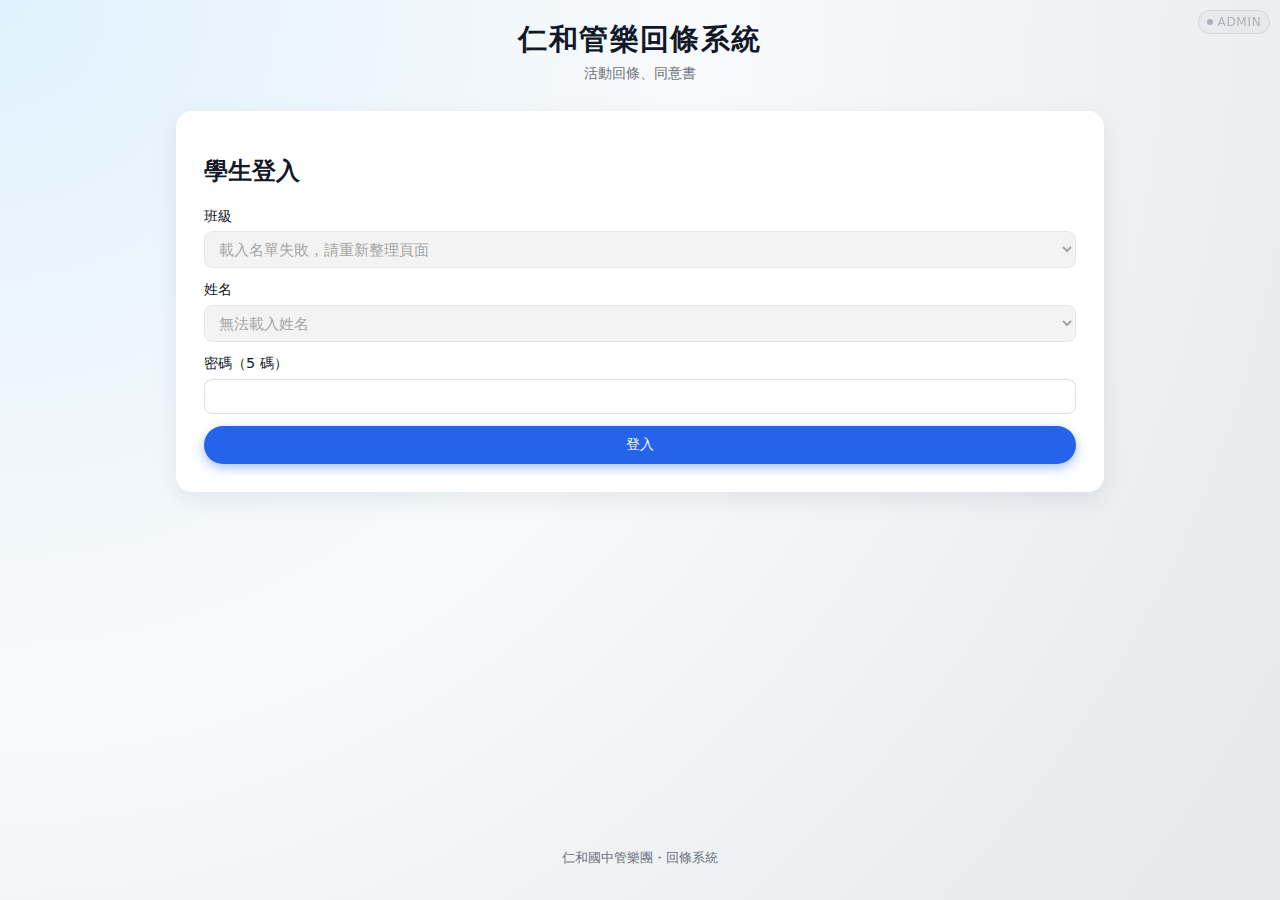
<file: index.html>
<!DOCTYPE html>
<html lang="zh-Hant">
<head>
  <meta charset="UTF-8" />
  <title>仁和管樂回條系統 - 學生端</title>
  <meta name="viewport" content="width=device-width, initial-scale=1.0" />
  <link rel="stylesheet" href="assets/css/style.css" />
</head>
<body>
  <!-- 不顯眼的管理員入口（右上角小盒子） -->
  <a href="admin.html" class="admin-entry-link" title="管理員登入">
    <span class="admin-entry-dot"></span>
    <span class="admin-entry-text">Admin</span>
  </a>
  <header class="app-header">
    <h1>仁和管樂回條系統</h1>
    <p class="subtitle">活動回條、同意書</p>
  </header>

  <main class="app-main">
    <section id="login-section" class="card">
      <h2>學生登入</h2>
      <form id="login-form" class="form" autocomplete="off">
        <!-- 隱藏假密碼欄，降低瀏覽器自動填寫真正 PIN 欄位的機率 -->
        <input
          type="password"
          style="position:absolute; left:-9999px; top:-9999px;"
          tabindex="-1"
          aria-hidden="true"
        />

        <label class="form-label">
          班級
          <select name="class" id="class-select" required>
            <option value="">載入中…</option>
          </select>
        </label>
        <label class="form-label">
          姓名
          <select name="name" id="name-select" required disabled>
            <option value="">請先選擇班級</option>
          </select>
        </label>
        <label class="form-label">
          密碼（5 碼）
          <input
            type="password"
            name="pin"
            minlength="5"
            maxlength="5"
            inputmode="numeric"
            required
            autocomplete="new-password"
          />
        </label>
        <button type="submit" class="btn primary full-width">登入</button>
      </form>
      <p id="login-error" class="error-text hidden"></p>
    </section>

    <section id="student-section" class="hidden">
      <div class="card">
        <div class="student-info">
          <div>
            <div class="student-name" id="student-name"></div>
            <div class="student-class" id="student-class"></div>
          </div>
          <button id="logout-btn" class="btn secondary small">登出</button>
        </div>
      </div>

      <section id="events-section" class="card">
        <h2>目前開放中的活動</h2>
        <div id="events-list" class="events-list"></div>
        <p id="events-empty" class="muted hidden">目前沒有開放中的活動。</p>
      </section>

      <section id="event-detail-section" class="card hidden">
        <button id="back-to-events-btn" class="btn link">&larr; 返回活動列表</button>
        <h2 id="event-title"></h2>
        <p class="event-meta" id="event-meta"></p>
        <p class="event-desc" id="event-desc"></p>

        <div id="event-deadline-info" class="event-deadline"></div>

        <div id="event-form-container"></div>
        <p id="event-status-message" class="status-text"></p>
      </section>
    </section>
  </main>

  <footer class="app-footer">
    <p>仁和國中管樂團・回條系統</p>
  </footer>

  <div id="toast" class="toast hidden"></div>

  <script src="assets/js/state.js"></script>
  <script src="assets/js/ui.js"></script>
  <script src="assets/js/api.js"></script>
  <script src="assets/js/student.js"></script>
</body>
</html>
</file>
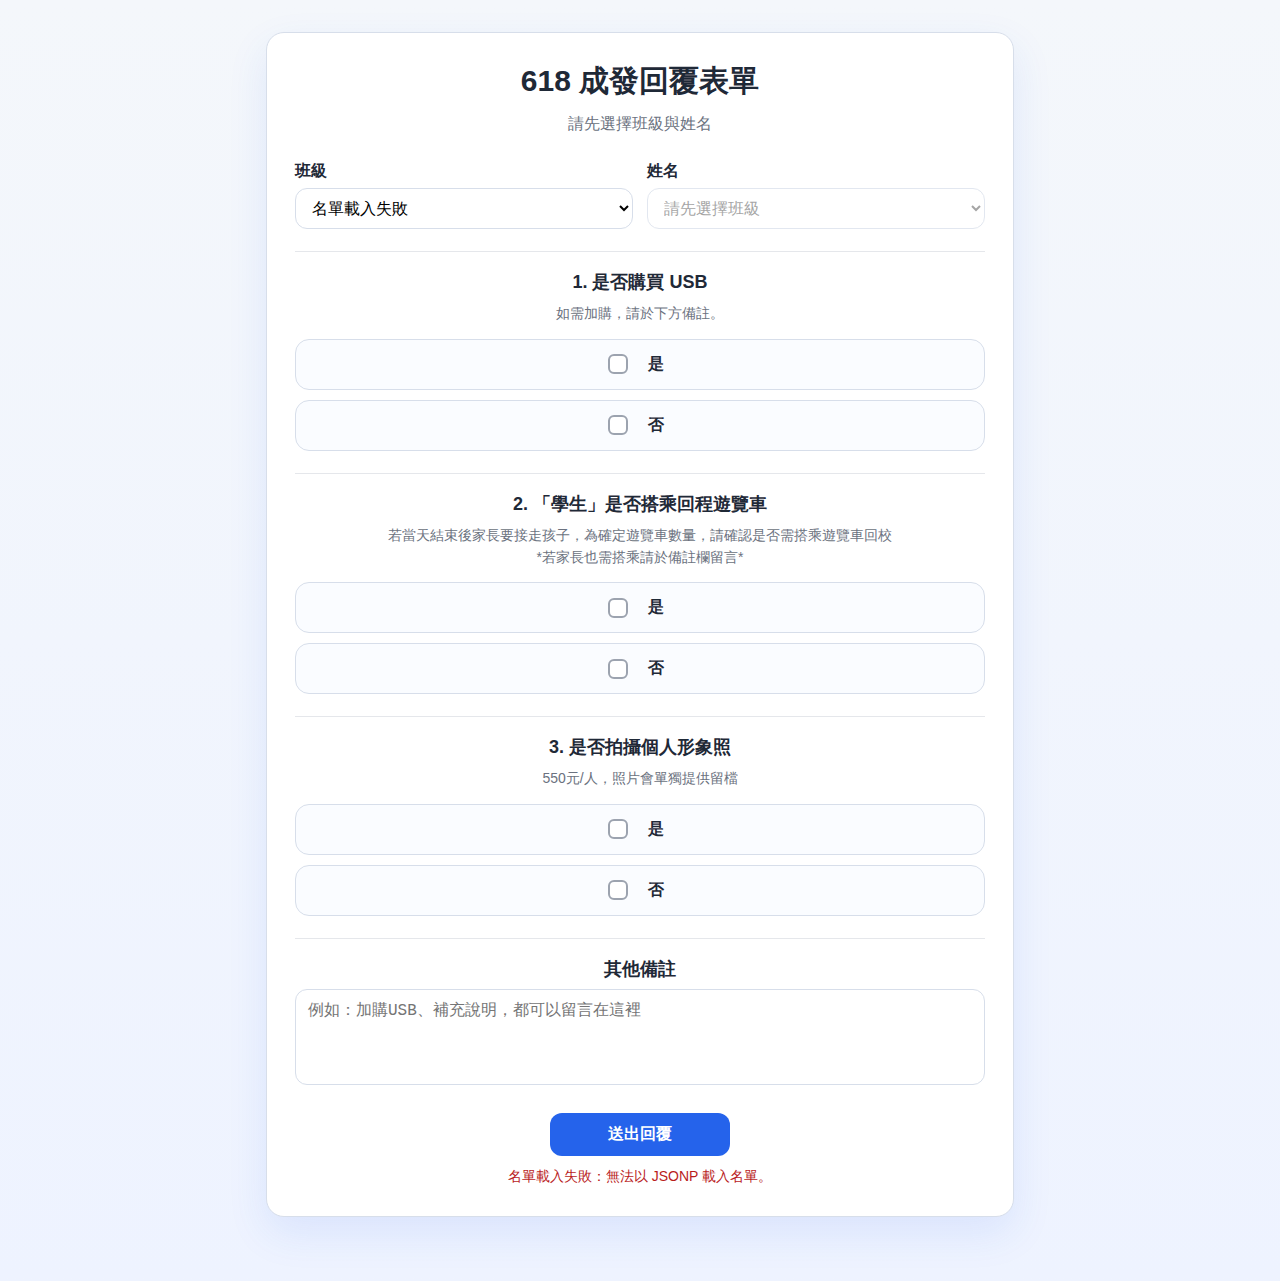
<file: 618/index.html>
<!doctype html>
<html lang="zh-Hant">
  <head>
    <meta charset="UTF-8" />
    <meta name="viewport" content="width=device-width, initial-scale=1.0, maximum-scale=1.0, user-scalable=no" />
    <title>618 成發回覆表單</title>
    <style>
      :root {
        --bg: linear-gradient(180deg, #f4f7fb 0%, #eef3ff 100%);
        --card: #ffffff;
        --text: #1f2937;
        --muted: #6b7280;
        --primary: #2563eb;
        --primary-dark: #1d4ed8;
        --border: #d7deea;
        --ok: #047857;
        --err: #b91c1c;
        --shadow: 0 16px 40px rgba(37, 99, 235, 0.1);
      }

      * {
        box-sizing: border-box;
      }

      body {
        margin: 0;
        min-height: 100vh;
        font-family: "Segoe UI", "Noto Sans TC", sans-serif;
        background: var(--bg);
        color: var(--text);
        -webkit-text-size-adjust: 100%;
        touch-action: manipulation;
      }

      body.is-submitted {
        overflow: hidden;
      }

      .wrap {
        max-width: 780px;
        margin: 32px auto;
        padding: 0 16px 32px;
      }

      .card {
        background: var(--card);
        border: 1px solid var(--border);
        border-radius: 18px;
        padding: 28px;
        box-shadow: var(--shadow);
      }

      h1 {
        margin: 0 0 8px;
        font-size: 30px;
        text-align: center;
      }

      .sub {
        margin: 0 0 24px;
        color: var(--muted);
        line-height: 1.7;
        text-align: center;
      }

      .grid {
        display: grid;
        gap: 14px;
      }

      .row2 {
        grid-template-columns: 1fr 1fr;
      }

      .field label {
        display: block;
        margin-bottom: 6px;
        font-weight: 600;
      }

      select,
      textarea {
        width: 100%;
        border: 1px solid var(--border);
        border-radius: 12px;
        padding: 10px 12px;
        font-size: 16px;
        background: #fff;
      }

      select:focus,
      textarea:focus {
        outline: 2px solid rgba(37, 99, 235, 0.18);
        border-color: var(--primary);
      }

      textarea {
        min-height: 96px;
        resize: none;
      }

      .section {
        margin-top: 22px;
        border-top: 1px solid #e5e7eb;
        padding-top: 18px;
      }

      .section h2 {
        margin: 0 0 8px;
        font-size: 18px;
        text-align: center;
      }

      .hint {
        margin: 0 0 14px;
        color: var(--muted);
        font-size: 14px;
        line-height: 1.6;
        text-align: center;
      }

      .choice-grid {
        display: grid;
        gap: 10px;
      }

      .choice-card {
        border: 1px solid var(--border);
        border-radius: 14px;
        background: #fafcff;
        overflow: hidden;
      }

      .choice {
        display: flex;
        align-items: center;
        justify-content: center;
        gap: 12px;
        padding: 14px 16px;
        cursor: pointer;
        font-weight: 600;
        transition: background-color 0.2s ease;
      }

      .choice:hover {
        background: #f3f7ff;
      }

      .choice-input {
        appearance: none;
        -webkit-appearance: none;
        width: 20px;
        height: 20px;
        margin: 0;
        border: 2px solid #9ca3af;
        border-radius: 6px;
        background: #fff;
        display: inline-grid;
        place-items: center;
        flex: 0 0 auto;
        transition: border-color 0.2s ease, background-color 0.2s ease, box-shadow 0.2s ease;
      }

      .choice-input::after {
        content: "";
        width: 8px;
        height: 8px;
        border-radius: 2px;
        background: #fff;
        transform: scale(0);
        transition: transform 0.15s ease;
      }

      .choice-input:checked {
        border-color: var(--primary);
        background: var(--primary);
        box-shadow: 0 0 0 4px rgba(37, 99, 235, 0.12);
      }

      .choice-input:checked::after {
        transform: scale(1);
      }

      .choice-input:focus-visible {
        outline: 2px solid rgba(37, 99, 235, 0.22);
        outline-offset: 2px;
      }

      .choice-text {
        min-width: 32px;
        text-align: center;
      }

      .actions {
        margin-top: 24px;
        display: flex;
        flex-direction: column;
        align-items: center;
        justify-content: center;
        gap: 12px;
      }

      button {
        min-width: 180px;
        border: none;
        background: var(--primary);
        color: #fff;
        border-radius: 12px;
        padding: 11px 20px;
        font-size: 16px;
        font-weight: 600;
        cursor: pointer;
        transition: background-color 0.2s ease, transform 0.2s ease;
      }

      button:hover {
        background: var(--primary-dark);
        transform: translateY(-1px);
      }

      button:disabled {
        opacity: 0.6;
        cursor: not-allowed;
        transform: none;
      }

      #status {
        min-height: 20px;
        font-size: 14px;
        text-align: center;
      }

      .ok {
        color: var(--ok);
      }

      .err {
        color: var(--err);
      }

      .success-overlay {
        position: fixed;
        inset: 0;
        display: none;
        align-items: center;
        justify-content: center;
        background: rgba(15, 23, 42, 0.55);
        backdrop-filter: blur(4px);
        z-index: 1000;
        padding: 24px;
      }

      .success-overlay.is-visible {
        display: flex;
      }

      .success-panel {
        width: min(360px, 100%);
        background: rgba(255, 255, 255, 0.96);
        border-radius: 20px;
        padding: 28px 24px;
        text-align: center;
        box-shadow: 0 20px 50px rgba(15, 23, 42, 0.18);
      }

      .success-title {
        margin: 0 0 18px;
        font-size: 28px;
        font-weight: 700;
        color: var(--text);
      }

      @media (max-width: 640px) {
        .row2 {
          grid-template-columns: 1fr;
        }

        .card {
          padding: 22px 18px;
        }

        button {
          width: 100%;
        }
      }
    </style>
  </head>
  <body>
    <div class="wrap">
      <div class="card">
        <h1>618 成發回覆表單</h1>
        <p class="sub">請先選擇班級與姓名</p>

        <form id="replyForm">
          <div class="grid row2">
            <div class="field">
              <label for="classSelect">班級</label>
              <select id="classSelect" required>
                <option value="">請選擇班級</option>
              </select>
            </div>
            <div class="field">
              <label for="nameSelect">姓名</label>
              <select id="nameSelect" required disabled>
                <option value="">請先選擇班級</option>
              </select>
            </div>
          </div>

          <section class="section">
            <h2>1. 是否購買 USB</h2>
            <p class="hint">如需加購，請於下方備註。</p>
            <div class="choice-grid">
              <div class="choice-card">
                <label class="choice" for="usbYes">
                  <input class="choice-input" type="radio" name="usbPurchase" id="usbYes" value="是" required />
                  <span class="choice-text">是</span>
                </label>
              </div>
              <div class="choice-card">
                <label class="choice" for="usbNo">
                  <input class="choice-input" type="radio" name="usbPurchase" id="usbNo" value="否" required />
                  <span class="choice-text">否</span>
                </label>
              </div>
            </div>
          </section>

          <section class="section">
            <h2>2. 「學生」是否搭乘回程遊覽車</h2>
            <p class="hint">若當天結束後家長要接走孩子，為確定遊覽車數量，請確認是否需搭乘遊覽車回校<br>*若家長也需搭乘請於備註欄留言*</p>
            <div class="choice-grid">
              <div class="choice-card">
                <label class="choice" for="busBackYes">
                  <input class="choice-input" type="radio" name="busBackChoice" id="busBackYes" value="是" required />
                  <span class="choice-text">是</span>
                </label>
              </div>
              <div class="choice-card">
                <label class="choice" for="busBackNo">
                  <input class="choice-input" type="radio" name="busBackChoice" id="busBackNo" value="否" required />
                  <span class="choice-text">否</span>
                </label>
              </div>
            </div>
          </section>

          <section class="section">
            <h2>3. 是否拍攝個人形象照</h2>
            <p class="hint">550元/人，照片會單獨提供留檔</p>
            <div class="choice-grid">
              <div class="choice-card">
                <label class="choice" for="portraitYes">
                  <input class="choice-input" type="radio" name="portrait" id="portraitYes" value="是" required />
                  <span class="choice-text">是</span>
                </label>
              </div>
              <div class="choice-card">
                <label class="choice" for="portraitNo">
                  <input class="choice-input" type="radio" name="portrait" id="portraitNo" value="否" required />
                  <span class="choice-text">否</span>
                </label>
              </div>
            </div>
          </section>

          <section class="section">
            <h2>其他備註</h2>
            <textarea id="mainRemark" placeholder="例如：加購USB、補充說明，都可以留言在這裡"></textarea>
          </section>

          <div class="actions">
            <button type="submit" id="submitBtn">送出回覆</button>
            <span id="status"></span>
          </div>
        </form>
      </div>
    </div>

    <div class="success-overlay" id="successOverlay" aria-hidden="true">
      <div class="success-panel">
        <p class="success-title">成功送出</p>
        <button type="button" id="resetFormButton">重新填寫</button>
      </div>
    </div>

    <script>
      const GAS_WEB_APP_URL = "https://script.google.com/macros/s/AKfycbzYiC4JNYh6dCJb98iM4h2atzmfWB0XPRia3bBbbjsBbD0p0qpmCb4F1WiEUD7nemrF/exec";
      const classSelect = document.getElementById("classSelect");
      const nameSelect = document.getElementById("nameSelect");
      const form = document.getElementById("replyForm");
      const statusEl = document.getElementById("status");
      const submitBtn = document.getElementById("submitBtn");
      const successOverlay = document.getElementById("successOverlay");
      const resetFormButton = document.getElementById("resetFormButton");
      let rosterMap = {};
      let jsonpSeed = 0;

      function setStatus(message, type = "") {
        statusEl.textContent = message;
        statusEl.className = type;
      }

      function normalizeRosterMap(source) {
        const map = {};
        if (!source || typeof source !== "object") {
          return map;
        }

        Object.entries(source).forEach(([className, names]) => {
          const cleanClass = String(className || "").trim();
          if (!cleanClass || !Array.isArray(names)) return;

          const cleanNames = [...new Set(
            names
              .map((name) => String(name || "").trim())
              .filter(Boolean)
          )].sort((a, b) => a.localeCompare(b, "zh-Hant"));

          if (cleanNames.length > 0) {
            map[cleanClass] = cleanNames;
          }
        });

        return map;
      }

      function fillClassOptions() {
        const classes = Object.keys(rosterMap).sort((a, b) => a.localeCompare(b, "zh-Hant"));
        classSelect.innerHTML = '<option value="">請選擇班級</option>';
        classes.forEach((cls) => {
          const option = document.createElement("option");
          option.value = cls;
          option.textContent = cls;
          classSelect.appendChild(option);
        });
      }

      function fillNameOptions(selectedClass) {
        nameSelect.disabled = !selectedClass;
        if (!selectedClass) {
          nameSelect.innerHTML = '<option value="">請先選擇班級</option>';
          return;
        }

        const names = rosterMap[selectedClass] || [];
        nameSelect.innerHTML = '<option value="">請選擇姓名</option>';
        names.forEach((name) => {
          const option = document.createElement("option");
          option.value = name;
          option.textContent = name;
          nameSelect.appendChild(option);
        });
      }

      function extractErrorMessage(text, status) {
        if (!text) {
          return `伺服器回傳錯誤（HTTP ${status || "未知"}）。`;
        }

        const typeErrorMatch = text.match(/TypeError:[^<\n]+/i);
        if (typeErrorMatch) {
          return typeErrorMatch[0].trim();
        }

        const genericErrorMatch = text.match(/(?:Error|Exception):[^<\n]+/i);
        if (genericErrorMatch) {
          return genericErrorMatch[0].trim();
        }

        return `伺服器回傳非 JSON 內容（HTTP ${status || "未知"}）。`;
      }

      async function readJsonResponse(resp) {
        const text = await resp.text();
        try {
          return JSON.parse(text);
        } catch (error) {
          throw new Error(extractErrorMessage(text, resp.status));
        }
      }

      function fetchRosterViaJsonp() {
        return new Promise((resolve, reject) => {
          const callbackName = `__rosterCallback_${Date.now()}_${++jsonpSeed}`;
          const script = document.createElement("script");
          let finished = false;

          function cleanup() {
            if (finished) return;
            finished = true;
            delete window[callbackName];
            script.remove();
            clearTimeout(timer);
          }

          window[callbackName] = (payload) => {
            cleanup();
            resolve(payload);
          };

          script.onerror = () => {
            cleanup();
            reject(new Error("無法以 JSONP 載入名單。"));
          };

          const timer = window.setTimeout(() => {
            cleanup();
            reject(new Error("名單載入逾時。"));
          }, 15000);

          script.src = `${GAS_WEB_APP_URL}?action=roster&callback=${encodeURIComponent(callbackName)}&_=${Date.now()}`;
          document.body.appendChild(script);
        });
      }

      async function fetchRoster() {
        if (!GAS_WEB_APP_URL || GAS_WEB_APP_URL.includes("PASTE_YOUR_WEB_APP_URL_HERE")) {
          setStatus("請先設定 GAS_WEB_APP_URL。", "err");
          classSelect.innerHTML = '<option value="">尚未設定 GAS URL</option>';
          return;
        }

        setStatus("載入名單中...", "");

        try {
          let data;
          try {
            const resp = await fetch(`${GAS_WEB_APP_URL}?action=roster&_=${Date.now()}`);
            data = await readJsonResponse(resp);
          } catch (fetchError) {
            data = await fetchRosterViaJsonp();
          }

          if (!data || !data.ok) {
            throw new Error((data && data.message) || "名單載入失敗。");
          }

          rosterMap = normalizeRosterMap(data.roster);
          fillClassOptions();
          fillNameOptions("");

          const classCount = Object.keys(rosterMap).length;
          const studentCount = Object.values(rosterMap).reduce((sum, names) => sum + names.length, 0);
          if (studentCount === 0) {
            setStatus("名單已載入，但目前沒有可選資料。", "err");
            return;
          }

          setStatus(`名單載入完成，共 ${classCount} 個班級、${studentCount} 位學生。`, "ok");
        } catch (error) {
          setStatus(`名單載入失敗：${error.message}`, "err");
          classSelect.innerHTML = '<option value="">名單載入失敗</option>';
          fillNameOptions("");
        }
      }

      function refreshPageBypassCache() {
        const refreshUrl = new URL(window.location.href);
        refreshUrl.searchParams.set("_", String(Date.now()));
        window.location.replace(refreshUrl.toString());
      }

      function preventZoomGestures(event) {
        event.preventDefault();
      }

      function preventPinchZoom(event) {
        if (event.touches && event.touches.length > 1) {
          event.preventDefault();
        }
      }

      function showSuccessOverlay() {
        document.body.classList.add("is-submitted");
        successOverlay.classList.add("is-visible");
        successOverlay.setAttribute("aria-hidden", "false");
      }

      classSelect.addEventListener("change", (event) => {
        fillNameOptions(event.target.value);
      });

      resetFormButton.addEventListener("click", refreshPageBypassCache);
      document.addEventListener("gesturestart", preventZoomGestures, { passive: false });
      document.addEventListener("gesturechange", preventZoomGestures, { passive: false });
      document.addEventListener("gestureend", preventZoomGestures, { passive: false });
      document.addEventListener("touchmove", preventPinchZoom, { passive: false });

      form.addEventListener("submit", async (event) => {
        event.preventDefault();

        if (!GAS_WEB_APP_URL || GAS_WEB_APP_URL.includes("PASTE_YOUR_WEB_APP_URL_HERE")) {
          setStatus("請先設定 GAS_WEB_APP_URL。", "err");
          return;
        }

        const formData = new FormData(form);
        const selectedClass = classSelect.value;
        const studentName = nameSelect.value;
        const usbChoice = String(formData.get("usbPurchase") || "");
        const busBackChoice = String(formData.get("busBackChoice") || "");
        const portrait = String(formData.get("portrait") || "");

        if (!selectedClass || !studentName) {
          setStatus("請先選擇班級與姓名。", "err");
          return;
        }

        const payload = {
          className: selectedClass,
          studentName,
          buyUsb: usbChoice,
          busBack: busBackChoice,
          portrait,
          remark: document.getElementById("mainRemark").value.trim(),
        };

        submitBtn.disabled = true;
        setStatus("送出中...", "");

        try {
          const resp = await fetch(GAS_WEB_APP_URL, {
            method: "POST",
            headers: {
              "Content-Type": "text/plain;charset=utf-8",
            },
            body: JSON.stringify(payload),
          });

          const data = await readJsonResponse(resp);
          if (!data.ok) {
            throw new Error(data.message || "送出失敗。");
          }

          setStatus("");
          showSuccessOverlay();
        } catch (error) {
          setStatus(`送出失敗：${error.message}`, "err");
          submitBtn.disabled = false;
        }
      });

      fetchRoster();
    </script>
  </body>
</html>
</file>
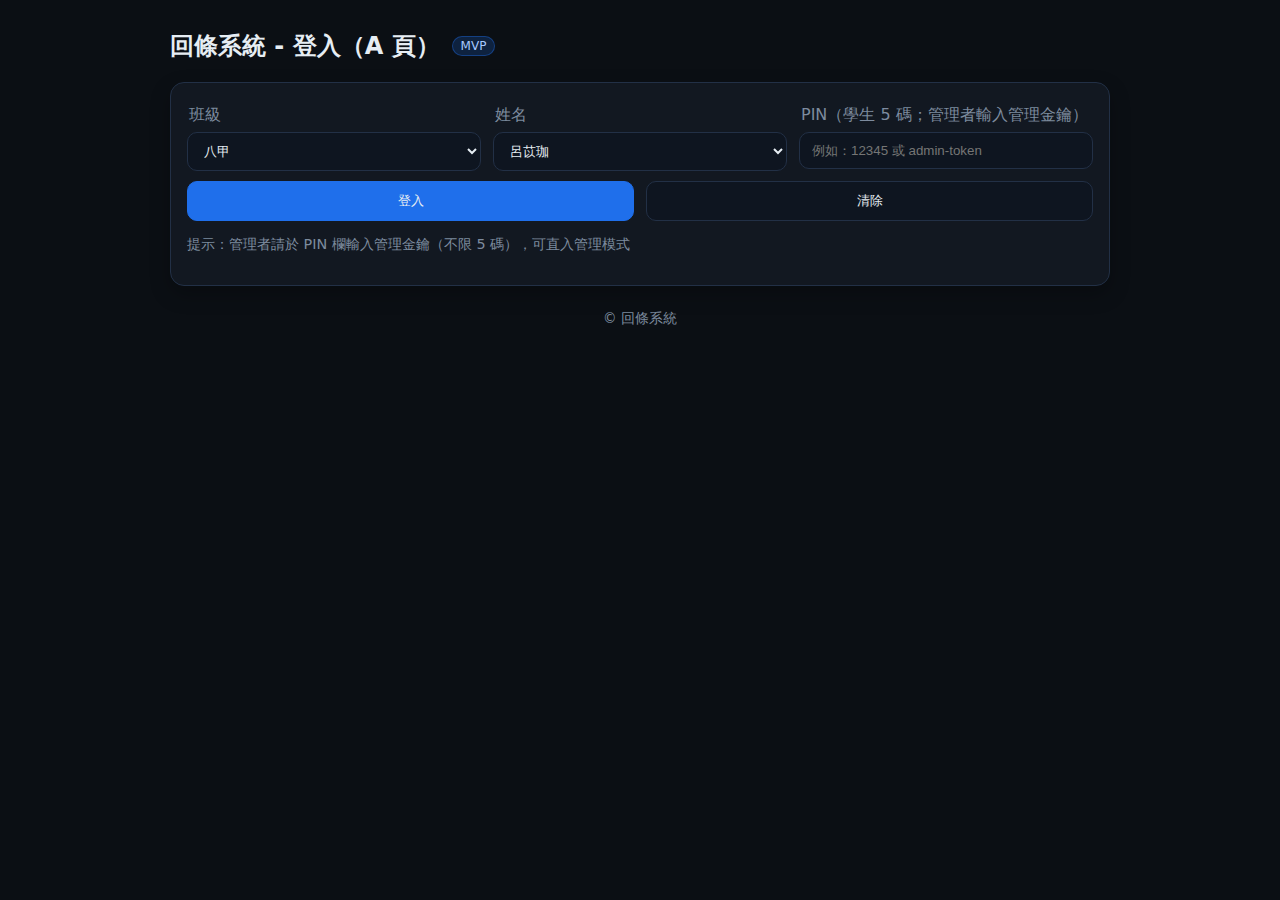
<file: reply/index.html>
<!-- reply/index.html -->
<!doctype html>
<html lang="zh-Hant">
<head>
  <meta charset="utf-8">
  <meta name="viewport" content="width=device-width, initial-scale=1">
  <title>登入｜回條系統</title>
  <link rel="stylesheet" href="./styles.css">
  <script defer src="./config.js"></script>
  <script defer src="./app.js"></script>
</head>
<body>
  <div class="container">
    <header>
      <h1>回條系統 ‑ 登入（A 頁）</h1>
      <span class="badge">MVP</span>
    </header>

    <div class="card">
      <div class="row">
        <div class="col">
          <label for="selClass">班級</label>
          <select id="selClass"></select>
        </div>
        <div class="col">
          <label for="selName">姓名</label>
          <select id="selName"></select>
        </div>
        <div class="col">
          <label for="inpPIN">PIN（學生 5 碼；管理者輸入管理金鑰）</label>
          <input id="inpPIN" maxlength="64" autocomplete="off" placeholder="例如：12345 或 admin-token">
        </div>
      </div>
      <div class="row" style="margin-top:10px">
        <div class="col">
          <button id="btnLogin">登入</button>
        </div>
        <div class="col">
          <button class="secondary" id="btnClear">清除</button>
        </div>
      </div>
      <p class="note" id="adminHint"></p>
    </div>

    <footer>© 回條系統</footer>
  </div>
</body>
</html>
</file>
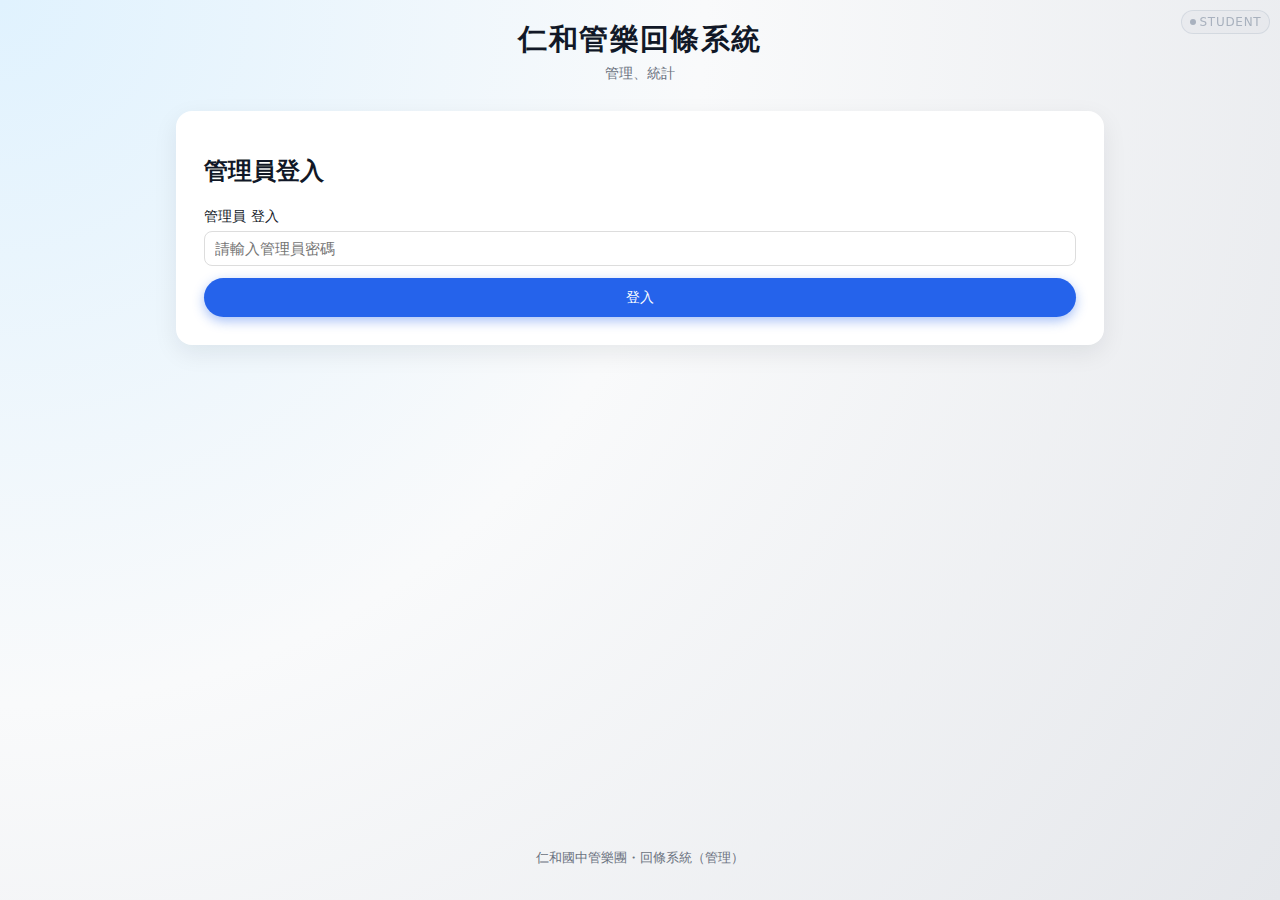
<file: admin.html>
<!DOCTYPE html>
<html lang="zh-Hant">
<head>
  <meta charset="UTF-8" />
  <title>仁和管樂回條系統 - 管理端</title>
  <meta name="viewport" content="width=device-width, initial-scale=1.0" />
  <link rel="stylesheet" href="assets/css/style.css" />
</head>
<body>
  <!-- 不顯眼的學生端入口（右上角小盒子，回到 index） -->
  <a href="index.html" class="admin-entry-link" title="回到學生登入頁">
    <span class="admin-entry-dot"></span>
    <span class="admin-entry-text">Student</span>
  </a>
  <header class="app-header">
    <h1>仁和管樂回條系統</h1>
    <p class="subtitle">管理、統計</p>
  </header>

  <main class="app-main">
    <!-- 管理員登入區 -->
    <section id="admin-login-section" class="card">
      <h2>管理員登入</h2>
      <form id="admin-login-form" class="form">
        <label class="form-label">
          管理員 登入
          <input type="password" name="adminToken" placeholder="請輸入管理員密碼" required />
        </label>
        <button type="submit" class="btn primary full-width">登入</button>
      </form>
      <p id="admin-login-error" class="error-text hidden"></p>
    </section>

    <!-- 已登入管理區 -->
    <section id="admin-section" class="hidden">
      <div class="card">
        <div class="student-info">
          <div>
            <div class="student-name">管理員模式</div>
            <div class="student-class muted">可查看回覆統計與各活動詳細內容</div>
          </div>
          <button id="admin-logout-btn" class="btn secondary small">登出</button>
        </div>
      </div>

      <!-- 活動列表總覽 -->
      <section class="card">
        <h2>活動回覆統計</h2>
        <div id="summary-container"></div>
        <p id="summary-empty" class="muted hidden">目前尚無活動或名單。</p>
      </section>

      <!-- 單一活動詳細結果 -->
      <section id="event-detail-section" class="card hidden">
        <div class="event-detail-header" style="display:flex; justify-content:space-between; align-items:center; gap:1rem;">
          <div>
            <h2 id="event-detail-title">活動標題</h2>
            <p id="event-detail-meta" class="muted" style="font-size:0.9rem;"></p>
          </div>
          <button id="event-detail-back" class="btn secondary small">返回活動列表</button>
        </div>

        <div id="event-detail-content" class="muted" style="margin-top:0.75rem; white-space:pre-wrap; font-size:0.92rem;"></div>

        <p id="event-detail-stats" class="muted" style="margin-top:0.5rem; font-size:0.9rem;"></p>

        <!-- 排排站大作戰：篩選 / 排序 -->
        <div class="event-detail-toolbar">
          <!-- 第一行：班級 -->
          <div class="detail-row detail-row-classes">
            <div id="detail-class-filters" class="detail-pills" aria-label="班級篩選"></div>
          </div>

          <!-- 第二行：排序（綠色按鈕） -->
          <div class="detail-row detail-row-sort">
            <div class="detail-label">排序：</div>
            <div id="detail-sort-pills" class="detail-pills" aria-label="排序方式"></div>
          </div>

          <!-- 第三行：右側勾選 -->
          <div class="detail-row detail-row-right">
            <div class="detail-right">
              <label class="detail-toggle">
                <input type="checkbox" id="detail-show-unreplied" />
                <span>同時顯示未回覆名單</span>
              </label>
            </div>
          </div>
        </div>

<div class="table-wrapper" style="margin-top:1rem; overflow-x:auto;">
          <table class="summary-table">
            <thead>
              <tr>
                <th>姓名</th>
                <th>班級</th>
                <th>樂器</th>
                <th>結果</th>
                <th>去程遊覽車</th>
                <th>回程遊覽車</th>
                <th>家長乘車</th>
                <th>簽名</th>
                <th>備註</th>
              </tr>
            </thead>
            <tbody id="event-detail-tbody">
              <tr><td colspan="9" class="muted">尚未選擇活動。</td></tr>
            </tbody>
          </table>
        </div>

        <!-- 下半部：未回覆名單（預設隱藏） -->
        <div id="event-detail-unreplied" class="table-wrapper hidden" style="margin-top:1rem; overflow-x:auto;">
          <h3 style="margin:0 0 0.4rem; font-size:0.95rem; color:#6b7280;">未回覆名單</h3>
          <table class="summary-table">
            <thead>
              <tr>
                <th>姓名</th>
                <th>班級</th>
                <th>樂器</th>
              </tr>
            </thead>
            <tbody id="event-detail-unreplied-tbody">
              <tr><td colspan="3" class="muted">尚未選擇活動。</td></tr>
            </tbody>
          </table>
        </div>

        <!-- 簽名顯示區 -->
        <div id="signature-viewer" class="hidden" style="margin-top:1.5rem;">
          <h3 style="margin-bottom:0.25rem;">家長簽名</h3>
          <p id="signature-viewer-info" class="muted" style="font-size:0.9rem; margin-bottom:0.5rem;"></p>
          <div style="border:1px solid #ddd; border-radius:4px; padding:0.5rem; background:#fafafa;">
            <img id="signature-viewer-image" alt="家長簽名" style="width:400px; max-width:100%; height:auto; display:block; margin:0 auto;" />
          </div>
        </div>

      </section>
    </section>
  </main>

  <footer class="app-footer">
    <p>仁和國中管樂團・回條系統（管理）</p>
  </footer>

  <div id="toast" class="toast hidden"></div>

  <script src="assets/js/state.js"></script>
  <script src="assets/js/ui.js"></script>
  <script src="assets/js/api.js"></script>
  <script src="assets/js/admin.js"></script>
</body>
</html>
</file>
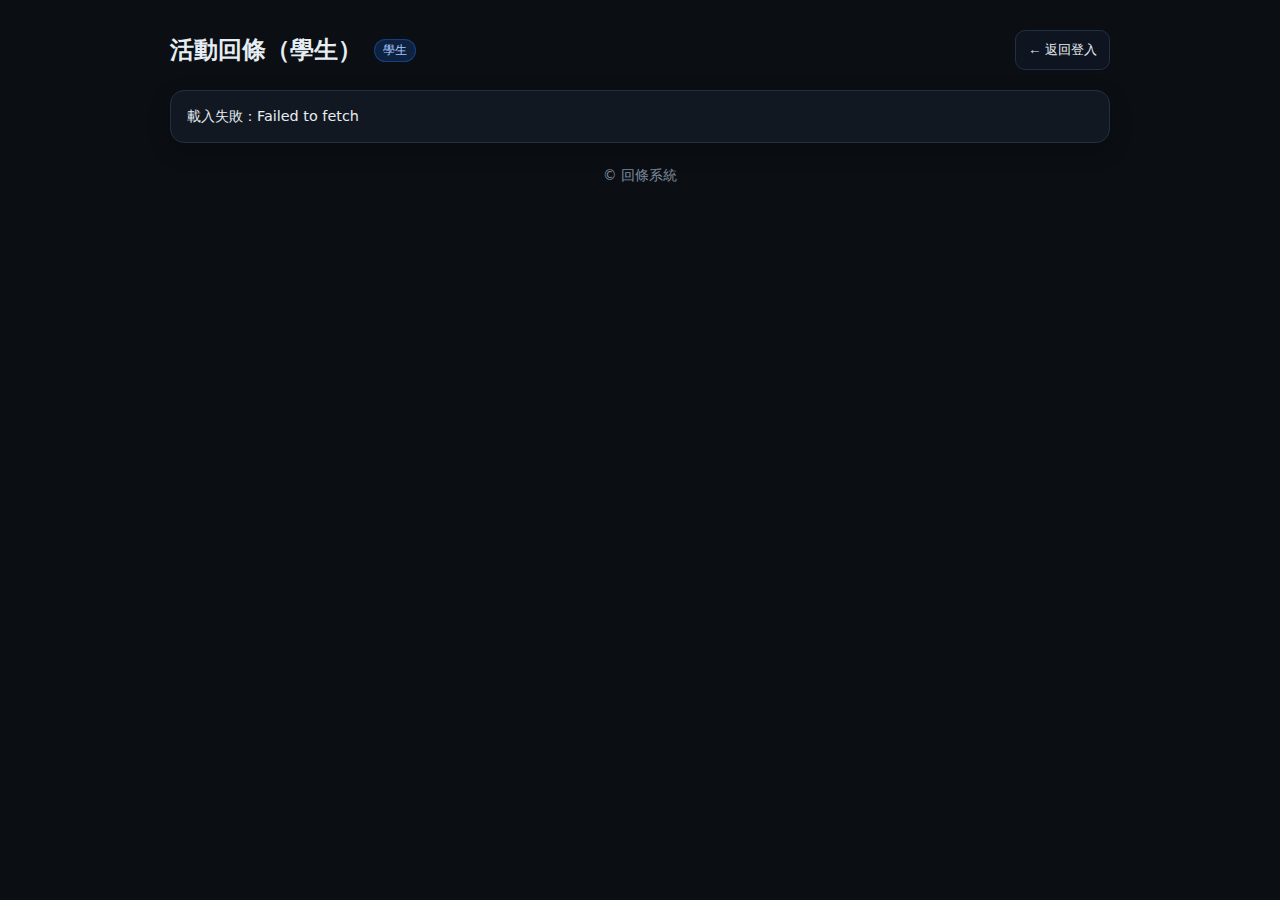
<file: event.html>
<!-- reply/event.html -->
<!doctype html>
<html lang="zh-Hant">
<head>
  <meta charset="utf-8">
  <meta name="viewport" content="width=device-width, initial-scale=1">
  <title>活動回條（B 頁）</title>
  <link rel="stylesheet" href="./styles.css">
  <script defer src="./config.js"></script>
  <script defer src="./app.js"></script>
</head>
<body>
  <div class="container">
    <header>
      <h1 id="pageTitle">活動回條</h1>
      <span class="badge" id="roleBadge"></span>
      <div class="right flex small">
        <button class="secondary" id="btnBack">← 返回登入</button>
      </div>
    </header>

    <div id="adminPanel" class="card" style="display:none">
      <div class="flex">
        <strong>管理者模式</strong>
        <span class="note">可切換學生、查看統計、代送回覆、匯出 CSV</span>
      </div>
      <hr>
      <div class="row">
        <div class="col">
          <label>班級</label>
          <select id="adminClass"></select>
        </div>
        <div class="col">
          <label>姓名</label>
          <select id="adminName"></select>
        </div>
        <div class="col">
          <label>&nbsp;</label>
          <button id="btnLoadStudent">載入該生回覆</button>
        </div>
      </div>
      <hr>
      <div class="flex">
        <button id="btnSummary">載入統計</button>
        <button class="secondary" id="btnExportCSV">匯出 CSV</button>
        <span class="note">CSV 會根據目前畫面資料產生</span>
      </div>
      <div id="summaryArea" class="small" style="margin-top:10px"></div>
    </div>

    <div id="hello" class="card">
      <div id="helloText" class="small">載入中…</div>
    </div>

    <div id="eventsArea"></div>

    <footer>© 回條系統</footer>
  </div>
</body>
</html>
</file>
<file: assets/css/style.css>
:root {
  --bg: #f5f5f7;
  --card-bg: #ffffff;
  --border: #dddddd;
  --primary: #2563eb;
  --primary-soft: #dbeafe;
  --danger: #dc2626;
  --text-main: #111827;
  --text-muted: #6b7280;
  --radius-lg: 16px;
  --radius-sm: 8px;
  --shadow-soft: 0 8px 24px rgba(15, 23, 42, 0.08);
}

*,
*::before,
*::after {
  box-sizing: border-box;
}

body {
  margin: 0;
  font-family: -apple-system, BlinkMacSystemFont, "Segoe UI", system-ui, sans-serif;
  background: radial-gradient(circle at top left, #e0f2fe, #f9fafb 45%, #e5e7eb);
  color: var(--text-main);
  min-height: 100vh;
  display: flex;
  flex-direction: column;
}

/* 學生端右上角：低調的管理員入口 */
.admin-entry-link {
  position: fixed;
  top: 0.6rem;
  right: 0.6rem;
  z-index: 50;
  display: inline-flex;
  align-items: center;
  gap: 0.25rem;
  padding: 0.25rem 0.5rem;
  border-radius: 999px;
  background: rgba(15, 23, 42, 0.04);
  border: 1px solid rgba(148, 163, 184, 0.5);
  font-size: 0.75rem;
  color: #64748b;
  text-decoration: none;
  opacity: 0.5;
  transition: opacity 0.15s ease, background-color 0.15s ease, border-color 0.15s ease, transform 0.15s ease;
}

.admin-entry-link:hover {
  opacity: 1;
  background: rgba(15, 23, 42, 0.07);
  border-color: #94a3b8;
  transform: translateY(-1px);
}

.admin-entry-dot {
  width: 6px;
  height: 6px;
  border-radius: 999px;
  background: #64748b;
}

.admin-entry-text {
  letter-spacing: 0.06em;
  text-transform: uppercase;
}

.app-header {
  padding: 1.25rem 1rem 0.75rem;
  text-align: center;
}
.app-header h1 {
  margin: 0;
  font-size: 1.6rem;
  letter-spacing: 0.05em;
}
.app-header .subtitle {
  margin: 0.25rem 0 0;
  font-size: 0.9rem;
  color: var(--text-muted);
}

.app-main {
  flex: 1;
  padding: 0 1rem 1.5rem;
  max-width: 960px;
  width: 100%;
  margin: 0 auto;
}

.app-footer {
  padding: 0.75rem 1rem 1.25rem;
  text-align: center;
  font-size: 0.8rem;
  color: var(--text-muted);
}

.card {
  background: var(--card-bg);
  border-radius: var(--radius-lg);
  box-shadow: var(--shadow-soft);
  padding: 1.25rem 1.25rem 1.5rem;
  margin-top: 1rem;
}

.form {
  display: flex;
  flex-direction: column;
  gap: 0.75rem;
}
.form-label {
  display: flex;
  flex-direction: column;
  gap: 0.35rem;
  font-size: 0.9rem;
}
.form-label input,
.form-label select,
.form-label textarea {
  padding: 0.5rem 0.6rem;
  border-radius: var(--radius-sm);
  border: 1px solid var(--border);
  font-size: 0.95rem;
  outline: none;
}
.form-label input:focus,
.form-label select:focus,
.form-label textarea:focus {
  border-color: var(--primary);
  box-shadow: 0 0 0 1px var(--primary-soft);
}

.btn {
  border: none;
  border-radius: 999px;
  padding: 0.55rem 1.1rem;
  font-size: 0.9rem;
  cursor: pointer;
  transition: transform 0.05s ease, box-shadow 0.05s ease, background 0.1s ease;
  display: inline-flex;
  align-items: center;
  justify-content: center;
  gap: 0.25rem;
}
.btn.primary {
  background: var(--primary);
  color: #ffffff;
  box-shadow: 0 4px 12px rgba(37, 99, 235, 0.4);
}
.btn.primary:hover {
  transform: translateY(-1px);
}
.btn.secondary {
  background: #f3f4f6;
  color: var(--text-main);
}
.btn.link {
  background: transparent;
  color: var(--primary);
  box-shadow: none;
  padding-left: 0;
}
.btn.small {
  padding: 0.3rem 0.9rem;
  font-size: 0.8rem;
}
.btn.full-width {
  width: 100%;
  height: 2.4rem;
}

.error-text {
  margin-top: 0.4rem;
  font-size: 0.85rem;
  color: var(--danger);
}
.status-text {
  margin-top: 0.8rem;
  font-size: 0.9rem;
}

.hidden {
  display: none !important;
}
.muted {
  color: var(--text-muted);
}

.student-info {
  display: flex;
  align-items: center;
  justify-content: space-between;
  gap: 0.5rem;
}
.student-name {
  font-weight: 600;
}
.student-class {
  font-size: 0.85rem;
  color: var(--text-muted);
}

.events-list {
  display: flex;
  flex-direction: column;
  gap: 0.75rem;
  margin-top: 0.5rem;
}
.event-card {
  border-radius: 14px;
  border: 1px solid #e5e7eb;
  padding: 0.75rem 0.9rem;
  background: linear-gradient(135deg, #ffffff, #f9fafb);
  display: flex;
  flex-direction: column;
  gap: 0.35rem;
}
.event-title {
  font-size: 1rem;
  font-weight: 600;
}
.event-meta-line {
  font-size: 0.8rem;
  color: var(--text-muted);
}
.event-status-chip {
  display: inline-flex;
  align-items: center;
  justify-content: center;
  padding: 0.1rem 0.55rem;
  border-radius: 999px;
  font-size: 0.75rem;
}
.event-status-chip.done {
  background: #dcfce7;
  color: #166534;
}
.event-status-chip.pending {
  background: #fee2e2;
  color: #b91c1c;
}

.event-card-footer {
  display: flex;
  justify-content: space-between;
  align-items: center;
  margin-top: 0.35rem;
}

.event-deadline {
  font-size: 0.85rem;
  color: var(--text-muted);
  margin-bottom: 0.5rem;
}

.event-meta {
  font-size: 0.9rem;
  color: var(--text-muted);
}
.event-desc {
  font-size: 0.9rem;
  margin-top: 0.3rem;
}

/* Form builder styles */
.form-field {
  margin-top: 0.7rem;
}
.form-field label {
  font-size: 0.9rem;
  font-weight: 500;
}
.form-field .options {
  margin-top: 0.25rem;
  display: flex;
  flex-direction: column;
  gap: 0.25rem;
}
.form-field .options label {
  font-weight: 400;
}
.form-field textarea {
  width: 100%;
  min-height: 80px;
}

/* 同意書文字 */
.textblock {
  margin-top: 0.25rem;
  font-size: 0.9rem;
  line-height: 1.6;
  color: var(--text-muted);
  white-space: pre-wrap;
}

/* 簽名 UI */
.signature-container {
  display: flex;
  flex-direction: column;
  gap: 0.4rem;
}

.signature-panel {
  display: flex;
  flex-direction: column;
  gap: 0.25rem;
}

.signature-panel.hidden {
  display: none;
}

.signature-canvas {
  width: 100%;
  height: 100%;
  background: #ffffff;
  border-radius: var(--radius-sm);
  border: 1px solid var(--border);
  touch-action: none;
}

.signature-preview {
  border-radius: var(--radius-sm);
  border: 1px dashed var(--border);
  padding: 0.25rem;
  display: flex;
  justify-content: center;
  align-items: center;
}

.signature-preview.hidden {
  display: none;
}

.signature-preview img {
  max-width: 100%;
  max-height: 100%;
  display: block;
}

.signature-actions {
  margin-top: 0.25rem;
  display: flex;
  justify-content: flex-end;
  gap: 0.4rem;
}

/* Toast */
.toast {
  position: fixed;
  left: 50%;
  bottom: 1.25rem;
  transform: translateX(-50%);
  background: rgba(15, 23, 42, 0.92);
  color: #f9fafb;
  padding: 0.6rem 1.1rem;
  border-radius: 999px;
  font-size: 0.85rem;
  box-shadow: 0 6px 20px rgba(15, 23, 42, 0.35);
  z-index: 1000;
}

/* Summary table */
.summary-table {
  width: 100%;
  border-collapse: collapse;
  margin-top: 0.5rem;
  font-size: 0.9rem;
}
.summary-table th,
.summary-table td {
  padding: 0.4rem 0.35rem;
  text-align: left;
  border-bottom: 1px solid #e5e7eb;
}
.summary-table th {
  font-weight: 600;
  color: var(--text-muted);
  font-size: 0.8rem;
}
.summary-actions {
  display: flex;
  gap: 0.4rem;
}

/* Responsive */
@media (min-width: 720px) {
  .app-header h1 {
    font-size: 1.8rem;
  }
  .card {
    padding: 1.5rem 1.75rem 1.75rem;
  }
}

/* ===== Signature Modal (桌機 / 平板 / 手機共用) ===== */
.signature-modal {
  position: fixed;
  inset: 0;
  background: rgba(15, 23, 42, 0.35);
  display: none;
  align-items: center;
  justify-content: center;
  padding: 1rem;
  z-index: 900;
}

.signature-modal.active {
  display: flex;
}


.signature-modal-content {
  background: #ffffff;
  border-radius: var(--radius-lg);
  box-shadow: var(--shadow-soft);
  width: 100%;
  max-width: 900px;
  max-height: 90vh;
  padding: 1rem;
  display: flex;
  flex-direction: column;
  gap: 0.75rem;
}

/* 桌機 / 平板：約 70% 視窗 */
@media (min-width: 768px) {
  .signature-modal-content {
    width: 70vw;
    max-height: 70vh;
  }
}

/* 高:寬 = 9:16 => 寬:高 = 16:9 的橫向簽名區 */
.signature-canvas-wrapper {
  position: relative;
  width: 100%;
  aspect-ratio: 16 / 9;
  border-radius: var(--radius-sm);
  border: 1px solid var(--border);
  overflow: hidden;
}

.signature-canvas-wrapper.is-rotated {
  /* 轉向時維持 16:9，僅透過外層旋轉視覺 */
}


.signature-canvas {
  width: 100%;
  height: 100%;
  display: block;
}

.signature-modal-footer {
  display: flex;
  justify-content: flex-end;
  gap: 0.5rem;
  align-items: center;
  margin-top: 0.5rem;
}


@media (max-width: 767px) {
  .signature-modal {
    padding: 0.5rem;
  }
  .signature-modal-content {
    width: 100%;
    max-width: 100%;
    max-height: 90vh;
    padding: 0.5rem;
  }
  .signature-modal-footer {
    margin-top: 0.25rem;
  }
}


/* 放大簽名板下方按鈕尺寸約 20% */
.signature-modal-footer .btn.small {
  padding: 0.4rem 1.1rem;
  font-size: 0.9rem;
}


/* ===== 統一同意書下半部＋家長備註區 ===== */
.reply-section {
  margin-top: 1.2rem;
  padding: 1rem 1.1rem;
  border-radius: var(--radius-lg);
  background-color: #f8fafc;
  border: 1px solid #e5e7eb;
}

.reply-question {
  font-size: 1.05rem;
  font-weight: 600;
  margin: 0 0 0.6rem;
}

.reply-question-name {
  padding: 0 0.15rem;
  border-bottom: 1px solid #94a3b8;
}

.reply-consent-options {
  display: flex;
  flex-wrap: wrap;
  gap: 1.4rem;              /* 選項彼此間距再拉大一點 */
  margin-bottom: 2rem;      /* 整組與下方區塊的距離加大 */
}

/* 手機：上下排列 */
@media (max-width: 768px) {
  .reply-consent-options {
    flex-direction: column;
    gap: 0.9rem;            /* 手機版每列之間也多留一點空白 */
  }
}

.reply-consent-option {
  display: inline-flex;
  align-items: center;
  gap: 0.45rem;
  padding: 0.45rem 0.9rem;
  border-radius: 999px;
  border: 1px solid #cbd5e1;
  background-color: #ffffff;
  cursor: pointer;
  transition: border-color 0.15s ease, box-shadow 0.15s ease, background-color 0.15s ease;
}

.reply-consent-option:hover {
  border-color: #64748b;
  box-shadow: 0 0 0 2px rgba(148, 163, 184, 0.25);
}

.reply-consent-option input[type="radio"] {
  width: 16px;
  height: 16px;
  accent-color: #0f172a;
}

.reply-consent-label {
  font-size: 0.95rem;
}

.reply-note-wrapper {
  margin-top: 0.3rem;
}

.reply-note-label {
  display: block;
  font-size: 0.9rem;
  margin-bottom: 0.25rem;
}

.reply-note-textarea {
  width: 100%;
  min-height: 54px;
  max-height: 96px;
  resize: vertical;
  font-size: 0.9rem;
  padding: 0.4rem 0.5rem;
  border-radius: var(--radius-sm);
  border: 1px solid var(--border);
}

.reply-note-textarea:focus {
  border-color: var(--primary);
  box-shadow: 0 0 0 1px var(--primary-soft);
}

.reply-signature-field {
  margin-top: 0.7rem;
}


/* ===== 管理端：表格列內展開（簽名/備註） ===== */
.summary-table tr.detail-expanded-anchor {
  background: #f8fafc;
}

.btn.secondary.is-active {
  background: #e5e7eb;
  box-shadow: inset 0 0 0 1px #cbd5e1;
}

/* 管理端：眼睛圖示的大小微調，避免按鈕太大或對齊跑掉 */
.detail-eye-btn {
  display: inline-flex;
  align-items: center;
  justify-content: center;
  padding-inline: 0.45rem;
  font-size: 1.05rem;
}

.detail-expand-row td {
  padding: 0.5rem 0.35rem 0.8rem;
  border-bottom: 1px solid #e5e7eb;
}

.detail-expand-wrap {
  border: 1px solid #e5e7eb;
  border-radius: var(--radius-sm);
  background: #fafafa;
  padding: 0.65rem 0.75rem;
  display: flex;
  flex-direction: column;
  gap: 0.6rem;
}

.detail-panel {
  border: 1px dashed #cbd5e1;
  border-radius: var(--radius-sm);
  background: #ffffff;
  padding: 0.6rem 0.7rem;
}

.detail-panel-title {
  font-size: 0.85rem;
  color: var(--text-muted);
  margin: 0 0 0.45rem;
  font-weight: 600;
}

.detail-signature-img {
  width: 420px;
  max-width: 100%;
  height: auto;
  display: block;
  margin: 0 auto;
}

.detail-note-text {
  white-space: pre-wrap;
  line-height: 1.55;
  font-size: 0.9rem;
  color: var(--text-main);
}


/* ===== 管理端：排排站大作戰（排序 / 篩選） ===== */
.event-detail-toolbar {
  margin-top: 0.75rem;
  display: flex;
  justify-content: space-between;
  align-items: flex-start;
  gap: 0.75rem;
  flex-wrap: wrap;
}

.detail-controls {
  display: flex;
  flex-wrap: wrap;
  align-items: center;
  gap: 0.6rem 0.9rem;
}

.detail-right {
  display: flex;
  align-items: center;
  justify-content: flex-end;
}

.detail-sort {
  display: inline-flex;
  align-items: center;
  gap: 0.4rem;
}

.detail-label {
  font-size: 0.85rem;
  color: var(--text-muted);
  font-weight: 600;
}

.detail-select {
  padding: 0.35rem 0.5rem;
  border-radius: 999px;
  border: 1px solid #e5e7eb;
  background: #ffffff;
  font-size: 0.85rem;
  outline: none;
}

.detail-select:focus {
  border-color: var(--primary);
  box-shadow: 0 0 0 1px var(--primary-soft);
}

.detail-pills {
  display: inline-flex;
  flex-wrap: wrap;
  gap: 0.4rem;
}

.pill-btn {
  border: 1px solid #e5e7eb;
  background: #f3f4f6;
  color: var(--text-main);
  border-radius: 999px;
  padding: 0.28rem 0.75rem;
  font-size: 0.82rem;
  cursor: pointer;
  line-height: 1.2;
}

.pill-btn:hover {
  transform: translateY(-1px);
}

.pill-btn.is-active {
  background: var(--primary-soft);
  border-color: rgba(37, 99, 235, 0.35);
  color: var(--text-main);
  box-shadow: inset 0 0 0 1px rgba(37, 99, 235, 0.15);
}

.detail-toggle {
  font-size: 0.85rem;
  color: var(--text-muted);
  display: inline-flex;
  align-items: center;
  gap: 0.4rem;
}


/* ===== 排排站大作戰 v2：三行工具列（班級 / 排序 / 未回覆） ===== */
.event-detail-toolbar {
  margin-top: 0.75rem;
  display: flex;
  flex-direction: column;
  gap: 0.55rem;
}

.event-detail-toolbar .detail-row {
  width: 100%;
  display: flex;
  align-items: center;
  gap: 0.6rem;
  flex-wrap: wrap;
}

.detail-row-classes {
  justify-content: flex-start;
}

.detail-row-sort {
  justify-content: flex-start;
}

.detail-row-right {
  justify-content: flex-end;
}

.detail-row-sort .detail-label {
  margin-right: 0.2rem;
}

/* 第二行排序按鈕（綠色系，與班級區隔） */
.pill-btn.pill-green {
  background: #dcfce7;
  border-color: #bbf7d0;
}

.pill-btn.pill-green.is-active {
  background: #86efac;
  border-color: #22c55e;
  box-shadow: inset 0 0 0 1px rgba(34, 197, 94, 0.18);
}

.pill-btn.pill-green:disabled {
  opacity: 0.5;
  cursor: not-allowed;
}
</file>
<file: reply/styles.css>
/* reply/styles.css */
:root{
  --bg:#0b0f14;
  --card:#121821;
  --muted:#7d8b9e;
  --text:#e6edf3;
  --accent:#2da44e;
  --danger:#f85149;
  --warn:#d29922;
  --border:#223046;
}
*{box-sizing:border-box}
html,body{margin:0;padding:0;background:var(--bg);color:var(--text);font-family:system-ui,-apple-system,Segoe UI,Roboto,Helvetica,Arial,"Apple Color Emoji","Segoe UI Emoji";}
a{color:#8ab4ff}
.container{max-width:980px;margin:0 auto;padding:20px}
header{display:flex;align-items:center;gap:12px;margin:10px 0 20px}
h1{font-size:1.5rem;margin:0}
.card{background:var(--card);border:1px solid var(--border);border-radius:14px;padding:16px;margin:10px 0;box-shadow:0 8px 20px rgba(0,0,0,.25)}
.row{display:flex;gap:12px;flex-wrap:wrap}
.row .col{flex:1 1 220px;min-width:220px}
label{display:block;margin:6px 0 6px 2px;color:var(--muted)}
input,select,button,textarea{
  width:100%;padding:10px 12px;border:1px solid var(--border);
  border-radius:10px;background:#0e1520;color:var(--text)
}
button{background:#1f6feb;border-color:#1f6feb;cursor:pointer}
button.secondary{background:#0e1520;border-color:var(--border)}
button.ghost{background:transparent;border-color:transparent}
button.warn{background:var(--warn);border-color:var(--warn);color:#000}
button.danger{background:var(--danger);border-color:var(--danger)}
button:disabled{opacity:.6;cursor:not-allowed}
.note{font-size:.9rem;color:var(--muted)}
.badge{display:inline-block;padding:2px 8px;border-radius:999px;background:#1f6feb33;border:1px solid #1f6feb66;color:#a6c8ff;font-size:.75rem}
.meta{font-size:.85rem;color:var(--muted)}
.flex{display:flex;gap:8px;align-items:center}
.right{margin-left:auto}
.answered{opacity:.55;position:relative}
.answered::after{content:"已回覆";position:absolute;top:10px;right:10px;font-size:.75rem}
.kv{display:grid;grid-template-columns:110px 1fr;gap:6px 10px}
hr{border:none;border-top:1px solid var(--border);margin:16px 0}
footer{margin:24px 0 8px;text-align:center;color:var(--muted);font-size:.85rem}
table{width:100%;border-collapse:collapse}
th,td{border:1px solid var(--border);padding:8px;text-align:left}
thead{background:#0e1520}
.small{font-size:.9rem}
</file>
<file: styles.css>
/* reply/styles.css */
:root{
  --bg:#0b0f14;
  --card:#121821;
  --muted:#7d8b9e;
  --text:#e6edf3;
  --accent:#2da44e;
  --danger:#f85149;
  --warn:#d29922;
  --border:#223046;
}
*{box-sizing:border-box}
html,body{margin:0;padding:0;background:var(--bg);color:var(--text);font-family:system-ui,-apple-system,Segoe UI,Roboto,Helvetica,Arial,"Apple Color Emoji","Segoe UI Emoji";}
a{color:#8ab4ff}
.container{max-width:980px;margin:0 auto;padding:20px}
header{display:flex;align-items:center;gap:12px;margin:10px 0 20px}
h1{font-size:1.5rem;margin:0}
.card{background:var(--card);border:1px solid var(--border);border-radius:14px;padding:16px;margin:10px 0;box-shadow:0 8px 20px rgba(0,0,0,.25)}
.row{display:flex;gap:12px;flex-wrap:wrap}
.row .col{flex:1 1 220px;min-width:220px}
label{display:block;margin:6px 0 6px 2px;color:var(--muted)}
input,select,button,textarea{
  width:100%;padding:10px 12px;border:1px solid var(--border);
  border-radius:10px;background:#0e1520;color:var(--text)
}
button{background:#1f6feb;border-color:#1f6feb;cursor:pointer}
button.secondary{background:#0e1520;border-color:var(--border)}
button.ghost{background:transparent;border-color:transparent}
button.warn{background:var(--warn);border-color:var(--warn);color:#000}
button.danger{background:var(--danger);border-color:var(--danger)}
button:disabled{opacity:.6;cursor:not-allowed}
.note{font-size:.9rem;color:var(--muted)}
.badge{display:inline-block;padding:2px 8px;border-radius:999px;background:#1f6feb33;border:1px solid #1f6feb66;color:#a6c8ff;font-size:.75rem}
.meta{font-size:.85rem;color:var(--muted)}
.flex{display:flex;gap:8px;align-items:center}
.right{margin-left:auto}
.answered{opacity:.55;position:relative}
.answered::after{content:"已回覆";position:absolute;top:10px;right:10px;font-size:.75rem}
.kv{display:grid;grid-template-columns:110px 1fr;gap:6px 10px}
hr{border:none;border-top:1px solid var(--border);margin:16px 0}
footer{margin:24px 0 8px;text-align:center;color:var(--muted);font-size:.85rem}
table{width:100%;border-collapse:collapse}
th,td{border:1px solid var(--border);padding:8px;text-align:left}
thead{background:#0e1520}
.small{font-size:.9rem}
</file>
